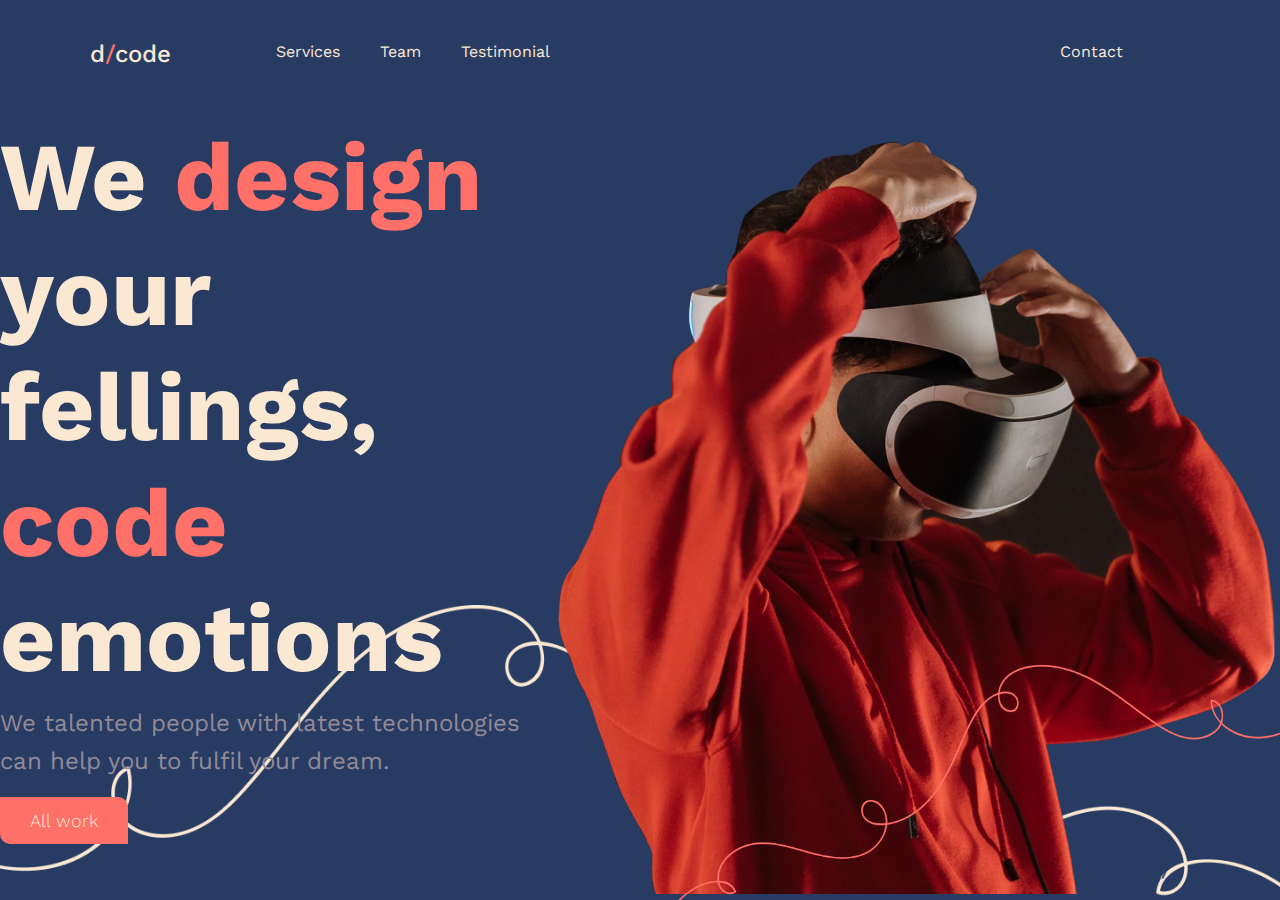
<file: index.html>
<!DOCTYPE html>
<html lang="en">
  <head>
    <meta charset="UTF-8" />
    <meta name="viewport" content="width=device-width, initial-scale=1.0" />
    <link rel="preconnect" href="https://fonts.googleapis.com" />
    <link rel="preconnect" href="https://fonts.gstatic.com" crossorigin />
    <link
    href="https://fonts.googleapis.com/css2?family=Abel&family=Bebas+Neue&family=Work+Sans:ital,wght@0,100..900;1,100..900&display=swap"
    rel="stylesheet"
    />
    <link href="https://cdn.jsdelivr.net/npm/bootstrap@5.3.3/dist/css/bootstrap.min.css" rel="stylesheet" integrity="sha384-QWTKZyjpPEjISv5WaRU9OFeRpok6YctnYmDr5pNlyT2bRjXh0JMhjY6hW+ALEwIH" crossorigin="anonymous">
    <link rel="stylesheet" type="text/css" href="css/main.css" />
    <title>Document</title>
  </head>

  <body>
    <header class="row">
      <div class="col-2 ">
        <h1 class="logo"><a class="logolink" href="index.html">d<span class="spanlogo">/</span>code</a></h1>
      </div>
      <nav class="col-8">
        <ul>
          <li><a href="services.html" class="link">Services </a></li>
          <li><a href="team.html" class="link">Team</a></li>
          <li><a href="testimonial.html" class="link">Testimonial</a></li>
        </ul>
      </nav>
      <a class="col-2 link">Contact</a>
    </header>
    <main>
      <section class="main">
        <div class="maindiv">
          <h1 class="title">We <span  class="spanlogo">design</span> your fellings, <span class="spanlogo">code</span> emotions</h1>
          <p class="description">
            We talented people with latest technologies can help you to fulfil your dream.
          </p>
          <button class="custombtn">All work</button>
        </div>
        <div>
          <img src="images/vr.png" alt="vr man" class="mainimg">
          <img src="images/Line 1.png" alt="vr man" class="line1">
          <img src="images/Line 2.png" alt="vr man" class="line2">

          
        </div>
      </section>
      <!-- <img src="images/Line 1.png" alt="vr man">
      <img src="images/Line 2.png" alt="vr man"> -->

    
<script src="https://cdn.jsdelivr.net/npm/bootstrap@5.3.3/dist/js/bootstrap.bundle.min.js" integrity="sha384-YvpcrYf0tY3lHB60NNkmXc5s9fDVZLESaAA55NDzOxhy9GkcIdslK1eN7N6jIeHz" crossorigin="anonymous"></script>
  </body>
</html>
</file>
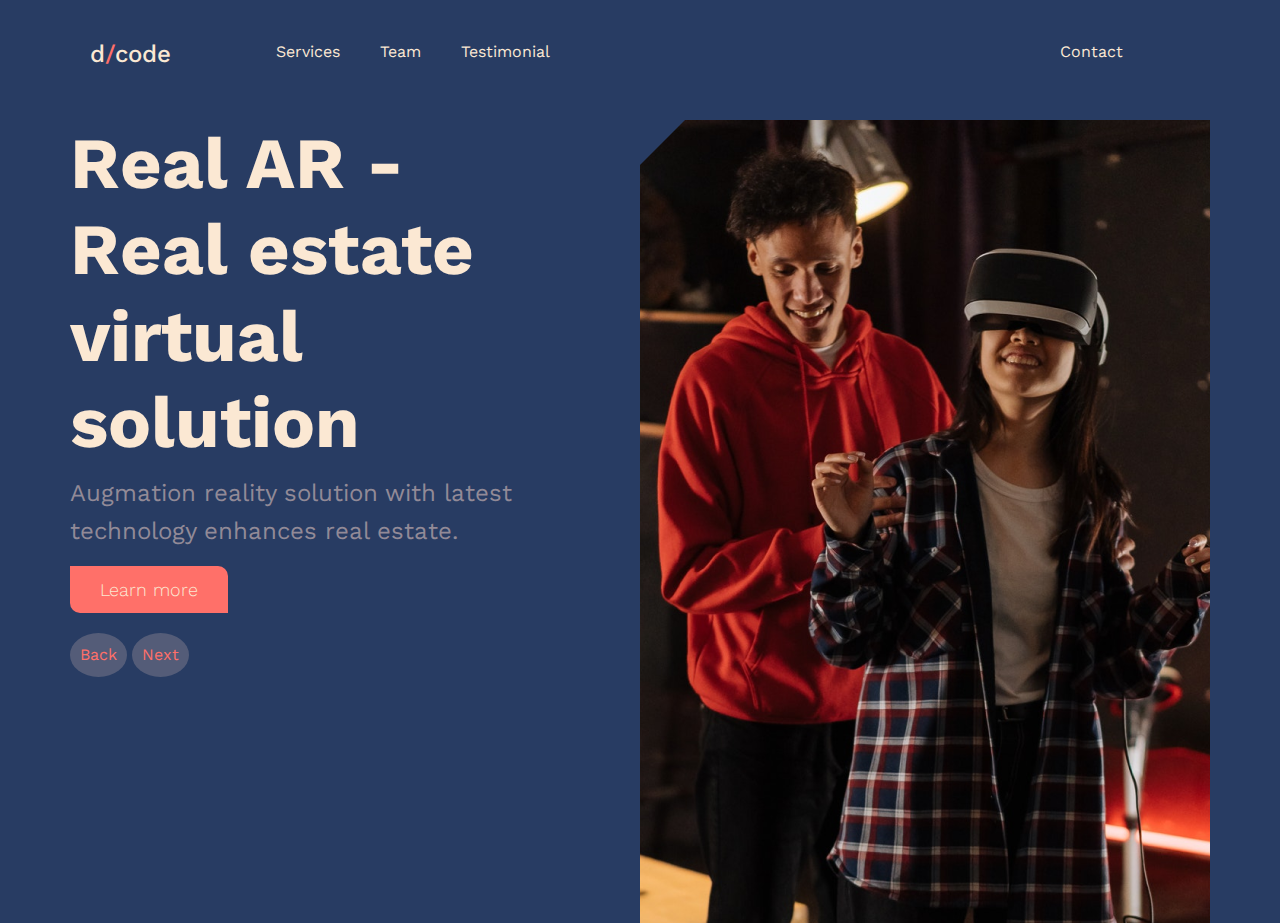
<file: services.html>
<!DOCTYPE html>
<html lang="en">
  <head>
    <meta charset="UTF-8" />
    <meta name="viewport" content="width=device-width, initial-scale=1.0" />
    <link rel="preconnect" href="https://fonts.googleapis.com" />
    <link rel="preconnect" href="https://fonts.gstatic.com" crossorigin />
    <link
    href="https://fonts.googleapis.com/css2?family=Abel&family=Bebas+Neue&family=Work+Sans:ital,wght@0,100..900;1,100..900&display=swap"
    rel="stylesheet"
    />
    <link href="https://cdn.jsdelivr.net/npm/bootstrap@5.3.3/dist/css/bootstrap.min.css" rel="stylesheet" integrity="sha384-QWTKZyjpPEjISv5WaRU9OFeRpok6YctnYmDr5pNlyT2bRjXh0JMhjY6hW+ALEwIH" crossorigin="anonymous">
    <link rel="stylesheet" type="text/css" href="css/main.css" />
    <title>Document</title>
  </head>

  <body>
    <header class="row">
      <div class="col-2 ">
        <h1 class="logo"><a class="logolink" href="index.html">d<span class="spanlogo">/</span>code</a></h1>
      </div>
      <nav class="col-8">
        <ul>
          <li><a href="services.html" class="link">Services </a></li>
          <li><a href="team.html" class="link">Team</a></li>
          <li><a href="testimonial.html" class="link">Testimonial</a></li>
        </ul>
      </nav>
      <a class="col-2 link">Contact</a>
    </header>
    <main>
      <section class="main">
        <div class="maindiv">
          <h1 class="titleservices">Real AR - Real estate virtual solution</h1>
          <p class="description">
          Augmation reality solution with latest technology enhances real estate.
          </p>
          <button class="custombtn">Learn more</button>
          <div>
              <button class="forwordbtn">Back</button>
              <button class="forwordbtn">Next</button>

          </div>


        </div>
        <div>
          <img src="images/Image.png" alt="two man real ar">
          
        </div>
      </section>
      

    
<script src="https://cdn.jsdelivr.net/npm/bootstrap@5.3.3/dist/js/bootstrap.bundle.min.js" integrity="sha384-YvpcrYf0tY3lHB60NNkmXc5s9fDVZLESaAA55NDzOxhy9GkcIdslK1eN7N6jIeHz" crossorigin="anonymous"></script>
  </body>
</html>
</file>
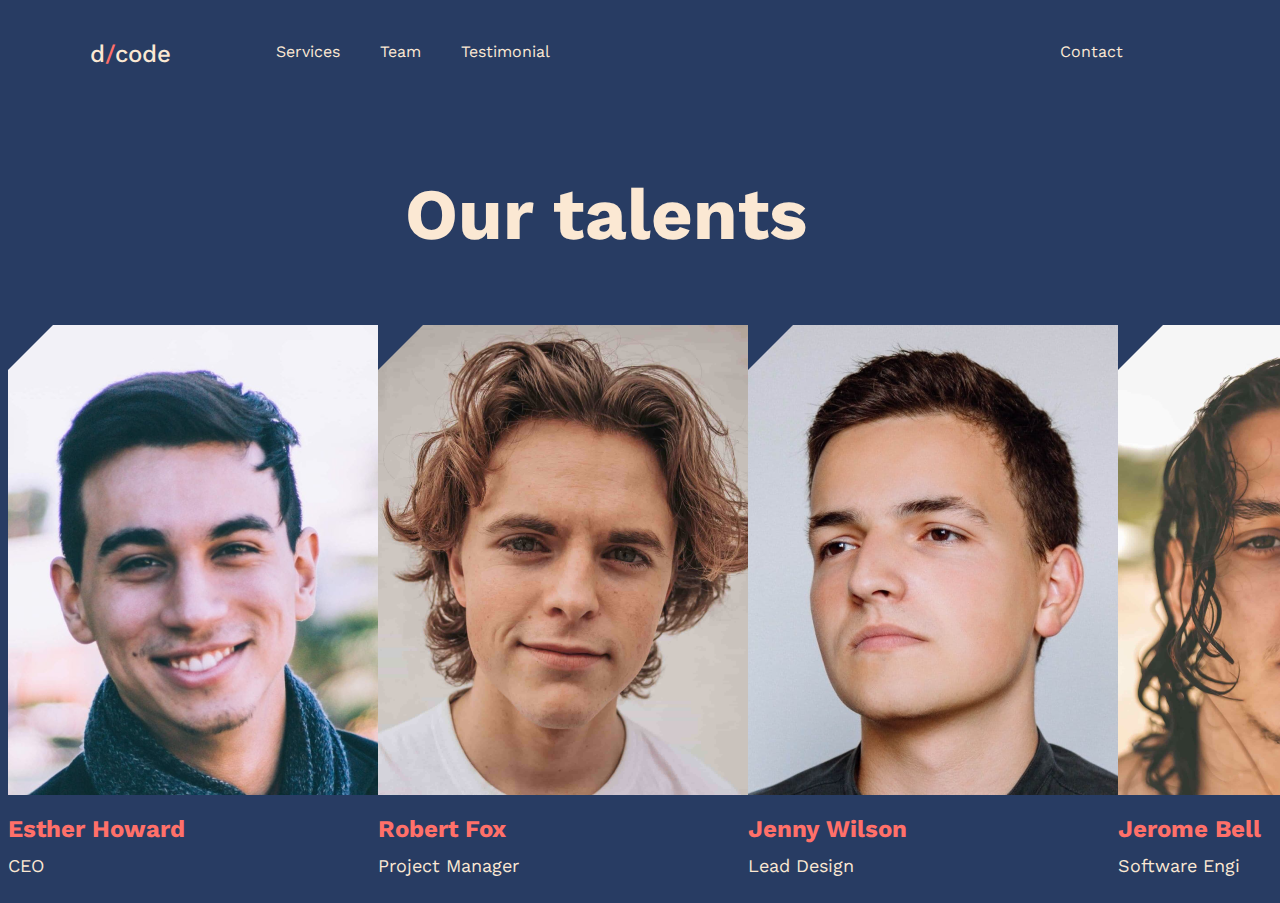
<file: team.html>
<!DOCTYPE html>
<html lang="en">

<head>
    <meta charset="UTF-8" />
    <meta name="viewport" content="width=device-width, initial-scale=1.0" />
    <link rel="preconnect" href="https://fonts.googleapis.com" />
    <link rel="preconnect" href="https://fonts.gstatic.com" crossorigin />
    <link
        href="https://fonts.googleapis.com/css2?family=Abel&family=Bebas+Neue&family=Work+Sans:ital,wght@0,100..900;1,100..900&display=swap"
        rel="stylesheet" />
    <link href="https://cdn.jsdelivr.net/npm/bootstrap@5.3.3/dist/css/bootstrap.min.css" rel="stylesheet"
        integrity="sha384-QWTKZyjpPEjISv5WaRU9OFeRpok6YctnYmDr5pNlyT2bRjXh0JMhjY6hW+ALEwIH" crossorigin="anonymous">
    <link rel="stylesheet" type="text/css" href="css/main.css" />
    <title>Document</title>
</head>

<body>
    <header class="row">
        <div class="col-2 ">
            <h1 class="logo"><a class="logolink" href="index.html">d<span class="spanlogo">/</span>code</a></h1>
        </div>
        <nav class="col-8">
            <ul>
                <li><a href="services.html" class="link">Services </a></li>
                <li><a href="team.html" class="link">Team</a></li>
                <li><a href="testimonial.html" class="link">Testimonial</a></li>
            </ul>
        </nav>
        <a class="col-2 link">Contact</a>
    </header>
    <main>
        <section>
            <div class="mainteam">
                <h1 class="titleservices col-10">Our talents</h1>
             

            </div>






            <div class="mainteam p-2">
                <div class="m-10">

                    <img src="images/Mask Group.png" alt="">
                    <h4 class="teamname">Esther Howard</h4>
                    <p class="teamdescription">CEO</p>
                </div>
                <div class="m-10">
                    <img src="images/Mask Group (1).png" alt="">
                      <h4 class="teamname">Robert Fox</h4>
                    <p class="teamdescription">Project Manager</p>
                </div>
                <div class="m-10">
                    <img src="images/Mask Group (2).png" alt="">
                      <h4 class="teamname">Jenny Wilson</h4>
                    <p class="teamdescription">Lead Design</p>
                </div>
                <div class="m-10">
                    <img src="images/Mask Group (4).png" alt="">
                      <h4 class="teamname">Jerome Bell</h4>
                    <p class="teamdescription">Software Engi</p>
                </div>


            </div>
        </section>



        <script src="https://cdn.jsdelivr.net/npm/bootstrap@5.3.3/dist/js/bootstrap.bundle.min.js"
            integrity="sha384-YvpcrYf0tY3lHB60NNkmXc5s9fDVZLESaAA55NDzOxhy9GkcIdslK1eN7N6jIeHz"
            crossorigin="anonymous"></script>
</body>

</html>
</file>
<file: css/main.css>
:root {
    --background-color: #283C63;
    --secondery-color: #FBE8D3;
    --button-color: #FF7069;
    --subtitle-color: #928A97;
    --white-color: #FFFFFF;

    --main-font: "Work Sans",
        sans-serif;

}

body {
    font-family: var(--main-font);
    background: var(--background-color);
    color: var(--secondery-color);
}

header {
    padding: 40px;
    
}

.logo {
    font-family: var(--secound-font);
        font-size: 24px;
        font-weight: 500;
        text-align: center;
        color: var(--secondery-color);
}
.logolink{
        text-decoration: none;
        
                    color: var(--secondery-color);

}

.spanlogo {
    color: var(--button-color);
}


nav ul {
    display: flex;
    gap: 40px;
    list-style: none;
}

.link {
    color: var(--secondery-color);
    text-decoration: none;
}
.link:hover {
    color: var(--button-color);
}
.link:active {
    color: var(--button-color);
}



.main {
    display: flex;
    justify-content: center;

}

.mainteam{
    margin-top: 4%;
        display: flex;
        justify-content: space-around;
}

.title {
    color: var(--text-color);
    font-size: 96px;
    font-weight: bold;
    max-width: 770px;
}

.titleservices {
    color: var(--text-color);
    font-size: 72px;
    font-weight: bold;
    max-width: 470px;
}

.description {
    color: var(--subtitle-color);
    line-height: 1.6;
    max-width: 570px;
    font-size: 24px;
}

.custombtn {
    background: var(--button-color);
    color: var(--secondery-color);
    padding: 10px 30px;
    border-radius: 0 10px 0 10px;
    font-size: 18px;
    font-weight: 300;
    border: none;
}
.custombtn:hover {
    color: var(--button-color);
    background: var(--secondery-color);
        border-radius:  10px 0 10px 0;
    padding: 10px 30px;
    font-size: 18px;
    font-weight: 300;
}

.forwordbtn{
    padding: 10px;
    border-radius: 100%;
    border: none;
    background-color:#928a976b;
    margin-top: 20px;
    color: var(--button-color);
    
}

.teamname{
    margin-top: 20px;
    color: var(--button-color);
    font-weight: bold;
    font-size: 24px;
}
.teamdescription{
    font-size: 18px;
}
.line1{
    position: absolute;
    bottom: 0;
    left: 0;
    width: 100%;
    z-index: -1;
}
.line2 {
    position: absolute;
    bottom: 0;
    right:0 ;
    width: 50%;
}
</file>
